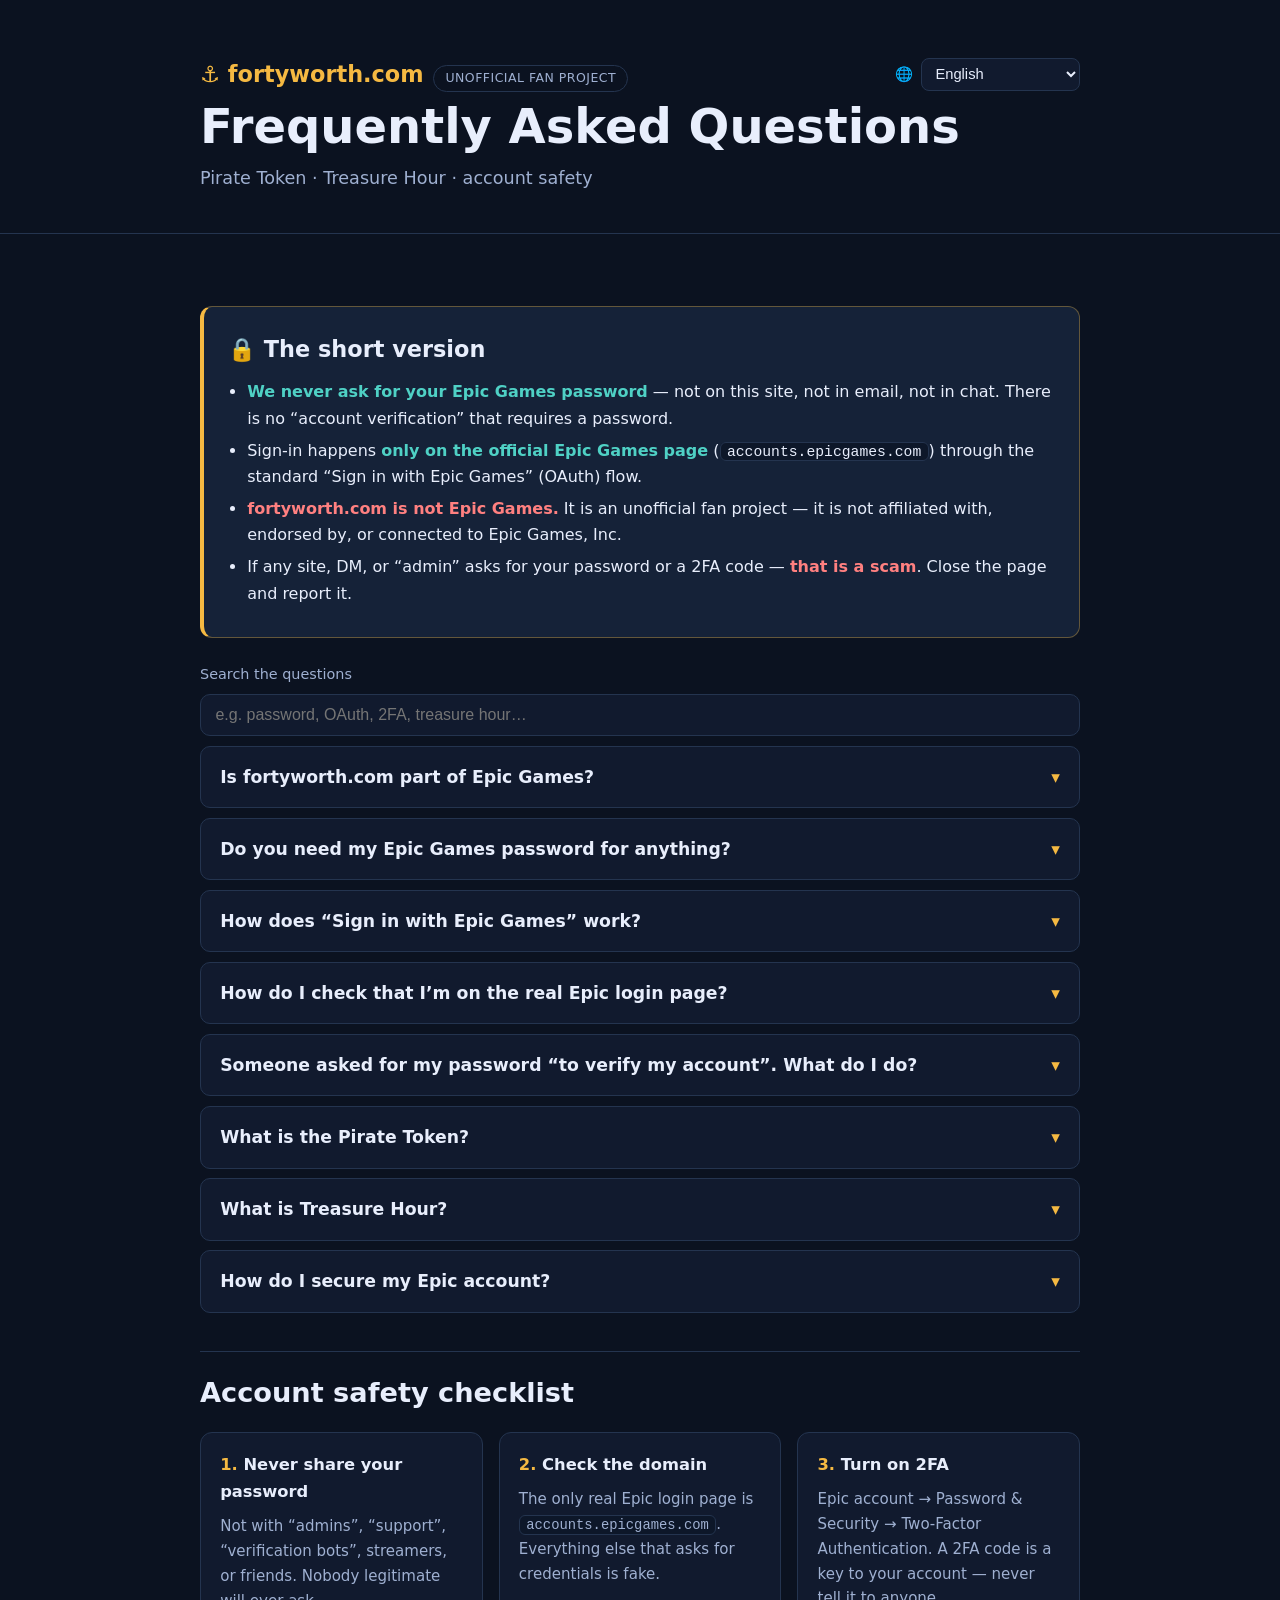
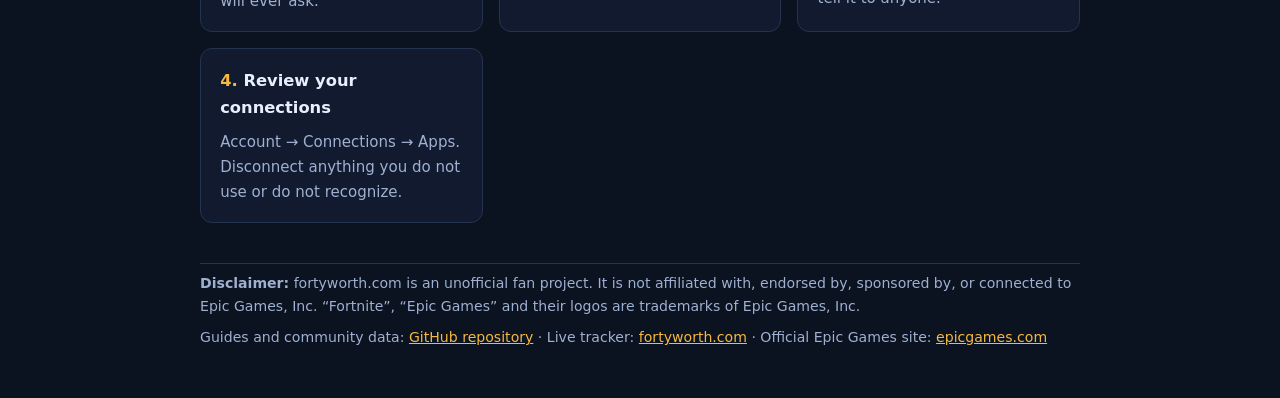
<file: index.html>
<!DOCTYPE html>
<html lang="en">
<head>
<meta charset="utf-8">
<meta name="viewport" content="width=device-width, initial-scale=1">
<title>FAQ — fortyworth.com (unofficial Pirate Token guide)</title>
<meta name="description" content="Frequently asked questions about fortyworth.com: how the official Epic Games OAuth sign-in works, why we never ask for your password, Pirate Token and Treasure Hour guides. Unofficial fan project, not affiliated with Epic Games, Inc.">
<link rel="stylesheet" href="css/style.css">
<link rel="icon" href="data:,">
</head>
<body>

<header class="bar">
  <div class="wrap">
    <div class="topbar">
      <div class="brand">
        <strong>&#9875; fortyworth.com</strong>
        <span class="badge">Unofficial fan project</span>
      </div>
      <div class="langbar">
        <label for="lang-select">&#127760;</label>
        <select id="lang-select" aria-label="Language">
          <option value="en">English</option>
        </select>
      </div>
    </div>
    <h1 id="t-h1">Frequently Asked Questions</h1>
    <p class="sub" id="t-sub">Pirate Token &middot; Treasure Hour &middot; account safety</p>
  </div>
</header>

<main class="wrap">

  <div class="banner" id="short-version">
    <h2 id="t-banner-title">&#128274; The short version</h2>
    <ul id="banner-list">
      <li><span class="ok">We never ask for your Epic Games password</span> — not on this site, not in email, not in chat. There is no &ldquo;account verification&rdquo; that requires a password.</li>
      <li>Sign-in happens <span class="ok">only on the official Epic Games page</span> (<code>accounts.epicgames.com</code>) through the standard &ldquo;Sign in with Epic Games&rdquo; (OAuth) flow.</li>
      <li><span class="no">fortyworth.com is not Epic Games.</span> It is an unofficial fan project — it is not affiliated with, endorsed by, or connected to Epic Games, Inc.</li>
      <li>If any site, DM, or &ldquo;admin&rdquo; asks for your password or a 2FA code — <span class="no">that is a scam</span>. Close the page and report it.</li>
    </ul>
  </div>

  <div class="filter">
    <label for="q" id="t-search-label">Search the questions</label>
    <input id="q" type="search" placeholder="e.g. password, OAuth, 2FA, treasure hour&hellip;" autocomplete="off">
  </div>

  <section id="faq">
    <details>
      <summary>Is fortyworth.com part of Epic Games? <span class="chev">&#9662;</span></summary>
      <div class="answer">
        <p>No. fortyworth.com is an independent, unofficial fan project built around the Fortnite Treasure Hunters event and the Pirate Shop Access Token. It is <strong>not affiliated with, endorsed by, sponsored by, or connected to Epic Games, Inc. in any way</strong>, and it does not speak for Epic Games. &ldquo;Fortnite&rdquo; and &ldquo;Epic Games&rdquo; are trademarks of Epic Games, Inc.</p>
      </div>
    </details>

    <details>
      <summary>Do you need my Epic Games password for anything? <span class="chev">&#9662;</span></summary>
      <div class="answer">
        <p>No — and there is no version of &ldquo;account verification&rdquo; that requires it. A password is only ever typed by <em>you</em>, on <em>Epic&rsquo;s own site</em>, during the official sign-in flow (see the next question). Our site has no password field at all and cannot accept one.</p>
        <p>If anyone — including someone claiming to be from fortyworth, Epic support, or a &ldquo;verification bot&rdquo; — asks you to hand over your password or a 2FA code, it is <strong>phishing</strong>. Real Epic Games staff will never ask either.</p>
      </div>
    </details>

    <details>
      <summary>How does &ldquo;Sign in with Epic Games&rdquo; work? <span class="chev">&#9662;</span></summary>
      <div class="answer">
        <p>It uses OAuth, the same official mechanism used by thousands of apps:</p>
        <ol>
          <li>You click the <strong>Sign in with Epic Games</strong> button.</li>
          <li>Your browser is redirected to <code>accounts.epicgames.com</code> — the official Epic Games domain. You enter your credentials <strong>there</strong>, on Epic&rsquo;s page, not on ours.</li>
          <li>Epic asks which permissions the app requests and you approve them.</li>
          <li>Epic sends our site a limited access token. It identifies your account (display name / account ID) — <strong>your password never leaves Epic&rsquo;s servers</strong>, because you never type it on our site.</li>
        </ol>
        <p>You can revoke access at any time: Epic account &rarr; <strong>Connections &rarr; Apps</strong> &rarr; disconnect the app.</p>
      </div>
    </details>

    <details>
      <summary>How do I check that I&rsquo;m on the real Epic login page? <span class="chev">&#9662;</span></summary>
      <div class="answer">
        <p>Look at the address bar before typing anything. The only legitimate Epic login domain is <code>https://accounts.epicgames.com</code> (note the <code>epicgames.com</code> part and the padlock).</p>
        <p>Lookalike domains — for example <code>ep1c-games-login.com</code>, <code>epicgames.verify-account.xyz</code>, <code>fortyworth-login.net</code> — are fakes. If a site shows a login form <em>on its own page</em> instead of sending you to <code>epicgames.com</code>, do not type anything. When in doubt, open <code>epicgames.com</code> manually and sign in from there.</p>
      </div>
    </details>

    <details>
      <summary>Someone asked for my password &ldquo;to verify my account&rdquo;. What do I do? <span class="chev">&#9662;</span></summary>
      <div class="answer">
        <p>Refuse and report. No legitimate service verifies accounts through passwords.</p>
        <p>If you already shared it:</p>
        <ol>
          <li>Change your Epic password immediately at <code>epicgames.com</code>.</li>
          <li>Enable two-factor authentication (see below).</li>
          <li>Sign out of all sessions: Account &rarr; Password &amp; Security &rarr; sign out everywhere.</li>
          <li>Check <strong>Connections &rarr; Apps</strong> and remove anything you do not recognize.</li>
        </ol>
      </div>
    </details>

    <details>
      <summary>What is the Pirate Token? <span class="chev">&#9662;</span></summary>
      <div class="answer">
        <p>The community name for the <strong>Pirate Shop Access Token</strong> — the event currency of the Treasure Hunters mini-season. You earn it by claiming high-tier Buried Pirate Chests and spend it in the pirate-themed shop. Our step-by-step guide lives in <a href="https://github.com/powerfulrac/fortnite-pirate-token-guide/blob/main/docs/how-to-get-pirate-token-in-fortnite.md">docs/how-to-get-pirate-token-in-fortnite.md</a>.</p>
      </div>
    </details>

    <details>
      <summary>What is Treasure Hour? <span class="chev">&#9662;</span></summary>
      <div class="answer">
        <p>A limited window during which the Treasure Hour badge goes live and high-tier chest odds improve. The live tracker is on the <a href="https://fortyworth.com">fortyworth.com homepage</a>; confirmed schedule reports per region are collected in <a href="https://github.com/powerfulrac/fortnite-pirate-token-guide/blob/main/docs/treasure-hour-schedule.md">docs/treasure-hour-schedule.md</a>.</p>
      </div>
    </details>

    <details>
      <summary>How do I secure my Epic account? <span class="chev">&#9662;</span></summary>
      <div class="answer">
        <p>Four steps, five minutes:</p>
        <ol>
          <li>Turn on 2FA: <code>epicgames.com</code> &rarr; log in &rarr; Account &rarr; <strong>Password &amp; Security &rarr; Two-Factor Authentication</strong>. An authenticator app is the strongest option; email and SMS also work.</li>
          <li>Use a unique password that you do not reuse anywhere else.</li>
          <li>Never enter your password anywhere except <code>epicgames.com</code>.</li>
          <li>Review <strong>Connections &rarr; Apps</strong> now and then and remove apps you no longer use.</li>
        </ol>
      </div>
    </details>
  </section>
  <p id="none">Nothing matched your search — try a shorter word.</p>

  <h2 class="sec" id="t-checklist">Account safety checklist</h2>
  <div class="cards" id="cards">
    <div class="card">
      <h3><span class="num">1.</span> Never share your password</h3>
      <p>Not with &ldquo;admins&rdquo;, &ldquo;support&rdquo;, &ldquo;verification bots&rdquo;, streamers, or friends. Nobody legitimate will ever ask.</p>
    </div>
    <div class="card">
      <h3><span class="num">2.</span> Check the domain</h3>
      <p>The only real Epic login page is <code>accounts.epicgames.com</code>. Everything else that asks for credentials is fake.</p>
    </div>
    <div class="card">
      <h3><span class="num">3.</span> Turn on 2FA</h3>
      <p>Epic account &rarr; Password &amp; Security &rarr; Two-Factor Authentication. A 2FA code is a key to your account — never tell it to anyone.</p>
    </div>
    <div class="card">
      <h3><span class="num">4.</span> Review your connections</h3>
      <p>Account &rarr; Connections &rarr; Apps. Disconnect anything you do not use or do not recognize.</p>
    </div>
  </div>

  <footer>
    <p id="t-disclaimer"><strong>Disclaimer:</strong> fortyworth.com is an unofficial fan project. It is not affiliated with, endorsed by, sponsored by, or connected to Epic Games, Inc. &ldquo;Fortnite&rdquo;, &ldquo;Epic Games&rdquo; and their logos are trademarks of Epic Games, Inc.</p>
    <p><span id="t-flabel-guides">Guides and community data:</span> <a href="https://github.com/powerfulrac/fortnite-pirate-token-guide">GitHub repository</a> &middot; <span id="t-flabel-tracker">Live tracker:</span> <a href="https://fortyworth.com">fortyworth.com</a> &middot; <span id="t-flabel-official">Official Epic Games site:</span> <a href="https://www.epicgames.com">epicgames.com</a></p>
  </footer>

</main>

<script type="application/ld+json">
{
  "@context": "https://schema.org",
  "@type": "FAQPage",
  "mainEntity": [
    {"@type": "Question", "name": "Is fortyworth.com part of Epic Games?",
     "acceptedAnswer": {"@type": "Answer", "text": "No. fortyworth.com is an independent, unofficial fan project. It is not affiliated with, endorsed by, sponsored by, or connected to Epic Games, Inc. in any way. Fortnite and Epic Games are trademarks of Epic Games, Inc."}},
    {"@type": "Question", "name": "Do you need my Epic Games password for anything?",
     "acceptedAnswer": {"@type": "Answer", "text": "Never. There is no account verification that requires a password. A password is only typed by you on Epic's official site during the OAuth sign-in. Anyone asking for your password or a 2FA code — including fake 'admins' or 'verification bots' — is running a phishing scam."}},
    {"@type": "Question", "name": "How does Sign in with Epic Games work?",
     "acceptedAnswer": {"@type": "Answer", "text": "The site uses the official Epic Games OAuth flow: you are redirected to accounts.epicgames.com, sign in there, and Epic sends the app a limited token that identifies your account. Your password never leaves Epic's servers. Access can be revoked any time under Account, Connections, Apps."}},
    {"@type": "Question", "name": "How do I check that I am on the real Epic login page?",
     "acceptedAnswer": {"@type": "Answer", "text": "The address bar must show https://accounts.epicgames.com with a padlock. Lookalike domains are phishing. If a login form appears on the site's own page instead of sending you to epicgames.com, do not type anything."}},
    {"@type": "Question", "name": "How do I secure my Epic account?",
     "acceptedAnswer": {"@type": "Answer", "text": "Enable two-factor authentication (Account, Password & Security, Two-Factor Authentication), use a unique password, enter it only on epicgames.com, and review Connections, Apps regularly."}}
  ]
}
</script>

<script src="js/i18n.js" defer></script>
<script src="js/main.js" defer></script>

</body>
</html>
</file>
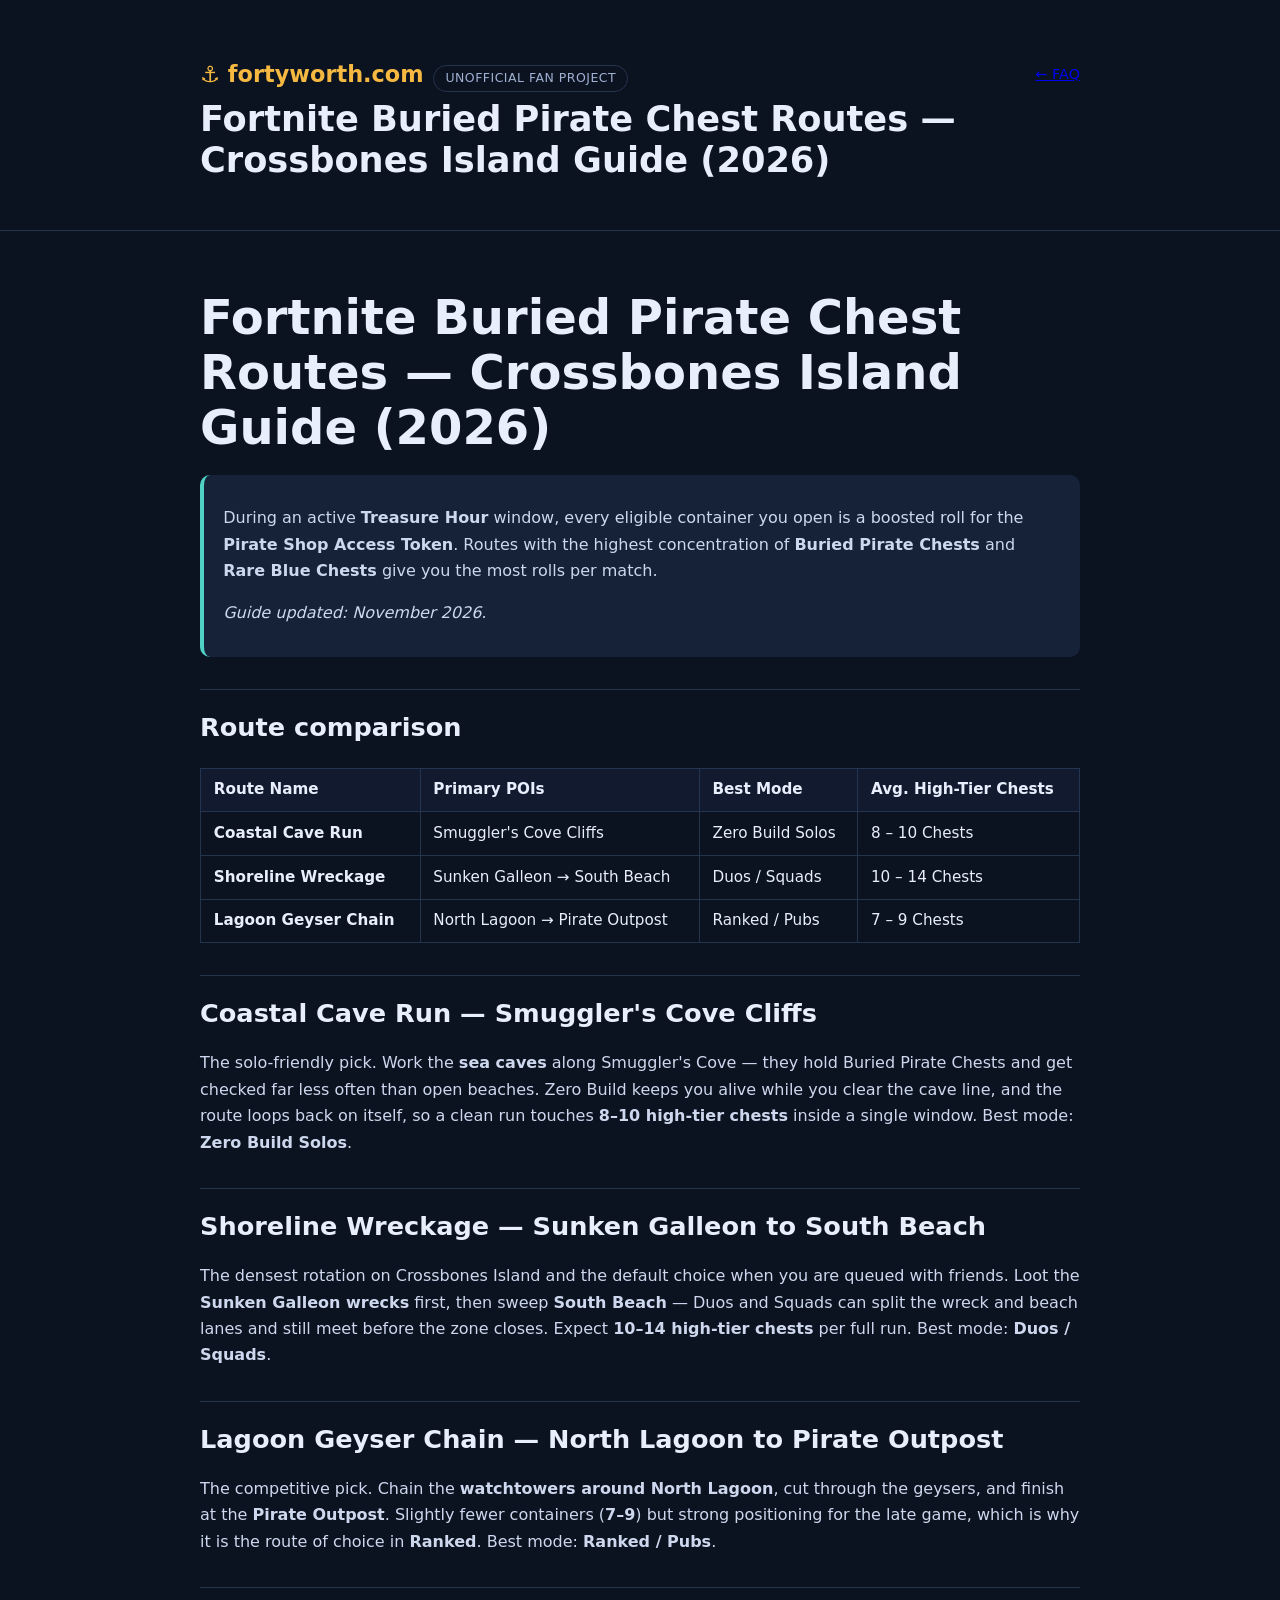
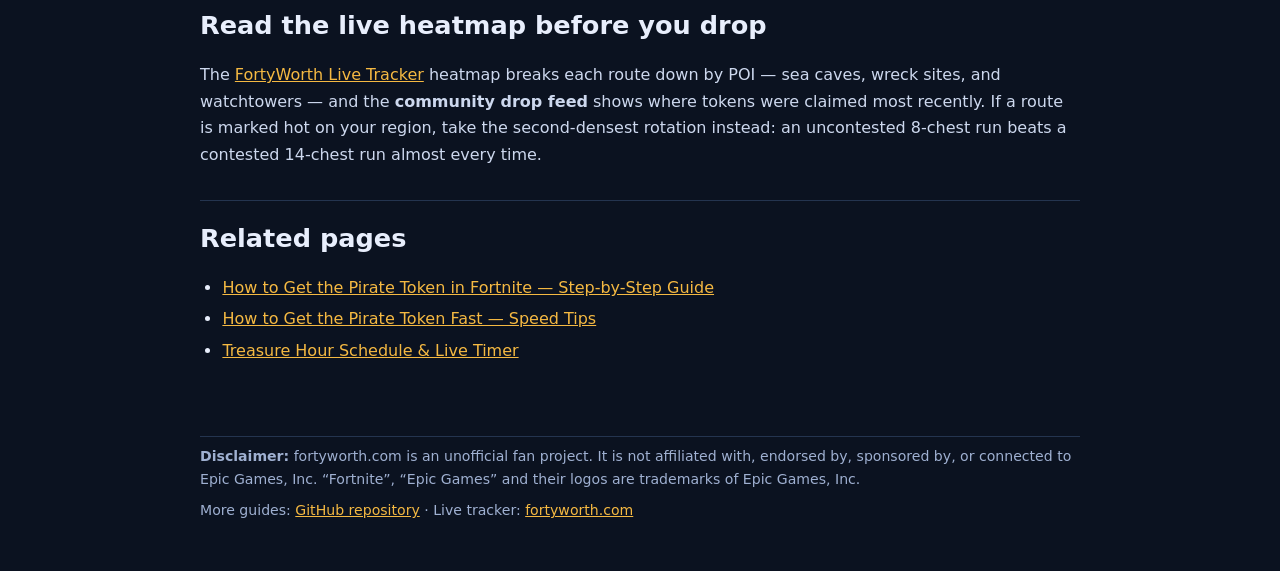
<file: rendered/chest-routes.html>
<!DOCTYPE html>
<html lang="en">
<head>
<meta charset="utf-8">
<meta name="viewport" content="width=device-width, initial-scale=1">
<title>Buried Pirate Chest Routes — Coastal Cave Run, Shoreline Wreckage, Lagoon Geyser Chain</title>
<meta name="description" content="Tracked chest counts per route in the Fortnite Treasure Hunters event: Coastal Cave Run 8-10, Shoreline Wreckage 10-14, Lagoon Geyser Chain 7-9 high-tier chests. Unofficial fan project.">
<link rel="stylesheet" href="../css/style.css">
<link rel="icon" href="data:,">
</head>
<body>
<header class="bar">
  <div class="wrap">
    <div class="topbar">
      <div class="brand">
        <strong>&#9875; fortyworth.com</strong>
        <span class="badge">Unofficial fan project</span>
      </div>
      <div class="langbar"><a href="../index.html">&larr; FAQ</a></div>
    </div>
    <h1 style="font-size:clamp(1.4rem,4.6vw,2.2rem)">Fortnite Buried Pirate Chest Routes — Crossbones Island Guide (2026)</h1>
  </div>
</header>
<main class="wrap">
<article>
<h1>Fortnite Buried Pirate Chest Routes — Crossbones Island Guide (2026)</h1>
<blockquote>
<p>During an active <strong>Treasure Hour</strong> window, every eligible container you open is a boosted roll for
the <strong>Pirate Shop Access Token</strong>. Routes with the highest concentration of <strong>Buried Pirate Chests</strong>
and <strong>Rare Blue Chests</strong> give you the most rolls per match.</p>
<p><em>Guide updated: November 2026.</em></p>
</blockquote>
<h2>Route comparison</h2>
<table>
<thead>
<tr>
<th style="text-align: left;">Route Name</th>
<th style="text-align: left;">Primary POIs</th>
<th style="text-align: left;">Best Mode</th>
<th style="text-align: left;">Avg. High-Tier Chests</th>
</tr>
</thead>
<tbody>
<tr>
<td style="text-align: left;"><strong>Coastal Cave Run</strong></td>
<td style="text-align: left;">Smuggler's Cove Cliffs</td>
<td style="text-align: left;">Zero Build Solos</td>
<td style="text-align: left;">8 – 10 Chests</td>
</tr>
<tr>
<td style="text-align: left;"><strong>Shoreline Wreckage</strong></td>
<td style="text-align: left;">Sunken Galleon → South Beach</td>
<td style="text-align: left;">Duos / Squads</td>
<td style="text-align: left;">10 – 14 Chests</td>
</tr>
<tr>
<td style="text-align: left;"><strong>Lagoon Geyser Chain</strong></td>
<td style="text-align: left;">North Lagoon → Pirate Outpost</td>
<td style="text-align: left;">Ranked / Pubs</td>
<td style="text-align: left;">7 – 9 Chests</td>
</tr>
</tbody>
</table>
<h2>Coastal Cave Run — Smuggler's Cove Cliffs</h2>
<p>The solo-friendly pick. Work the <strong>sea caves</strong> along Smuggler's Cove — they hold Buried Pirate Chests
and get checked far less often than open beaches. Zero Build keeps you alive while you clear the
cave line, and the route loops back on itself, so a clean run touches <strong>8–10 high-tier chests</strong>
inside a single window. Best mode: <strong>Zero Build Solos</strong>.</p>
<h2>Shoreline Wreckage — Sunken Galleon to South Beach</h2>
<p>The densest rotation on Crossbones Island and the default choice when you are queued with friends.
Loot the <strong>Sunken Galleon wrecks</strong> first, then sweep <strong>South Beach</strong> — Duos and Squads can split the
wreck and beach lanes and still meet before the zone closes. Expect <strong>10–14 high-tier chests</strong> per
full run. Best mode: <strong>Duos / Squads</strong>.</p>
<h2>Lagoon Geyser Chain — North Lagoon to Pirate Outpost</h2>
<p>The competitive pick. Chain the <strong>watchtowers around North Lagoon</strong>, cut through the geysers, and
finish at the <strong>Pirate Outpost</strong>. Slightly fewer containers (<strong>7–9</strong>) but strong positioning for the
late game, which is why it is the route of choice in <strong>Ranked</strong>. Best mode: <strong>Ranked / Pubs</strong>.</p>
<h2>Read the live heatmap before you drop</h2>
<p>The <a href="https://fortyworth.com">FortyWorth Live Tracker</a> heatmap breaks each route down by POI — sea
caves, wreck sites, and watchtowers — and the <strong>community drop feed</strong> shows where tokens were claimed
most recently. If a route is marked hot on your region, take the second-densest rotation instead: an
uncontested 8-chest run beats a contested 14-chest run almost every time.</p>
<h2>Related pages</h2>
<ul>
<li><a href="how-to-get-pirate-token-in-fortnite.html">How to Get the Pirate Token in Fortnite — Step-by-Step Guide</a></li>
<li><a href="get-pirate-token-fast.html">How to Get the Pirate Token Fast — Speed Tips</a></li>
<li><a href="treasure-hour-schedule.html">Treasure Hour Schedule &amp; Live Timer</a></li>
</ul>
</article>
<footer class="pagefooter">
  <p><strong>Disclaimer:</strong> fortyworth.com is an unofficial fan project. It is not affiliated with, endorsed by, sponsored by, or connected to Epic Games, Inc. &ldquo;Fortnite&rdquo;, &ldquo;Epic Games&rdquo; and their logos are trademarks of Epic Games, Inc.</p>
  <p>More guides: <a href="https://github.com/powerfulrac/fortnite-pirate-token-guide">GitHub repository</a> &middot; Live tracker: <a href="https://fortyworth.com">fortyworth.com</a></p>
</footer>
</main>
</body>
</html>
</file>
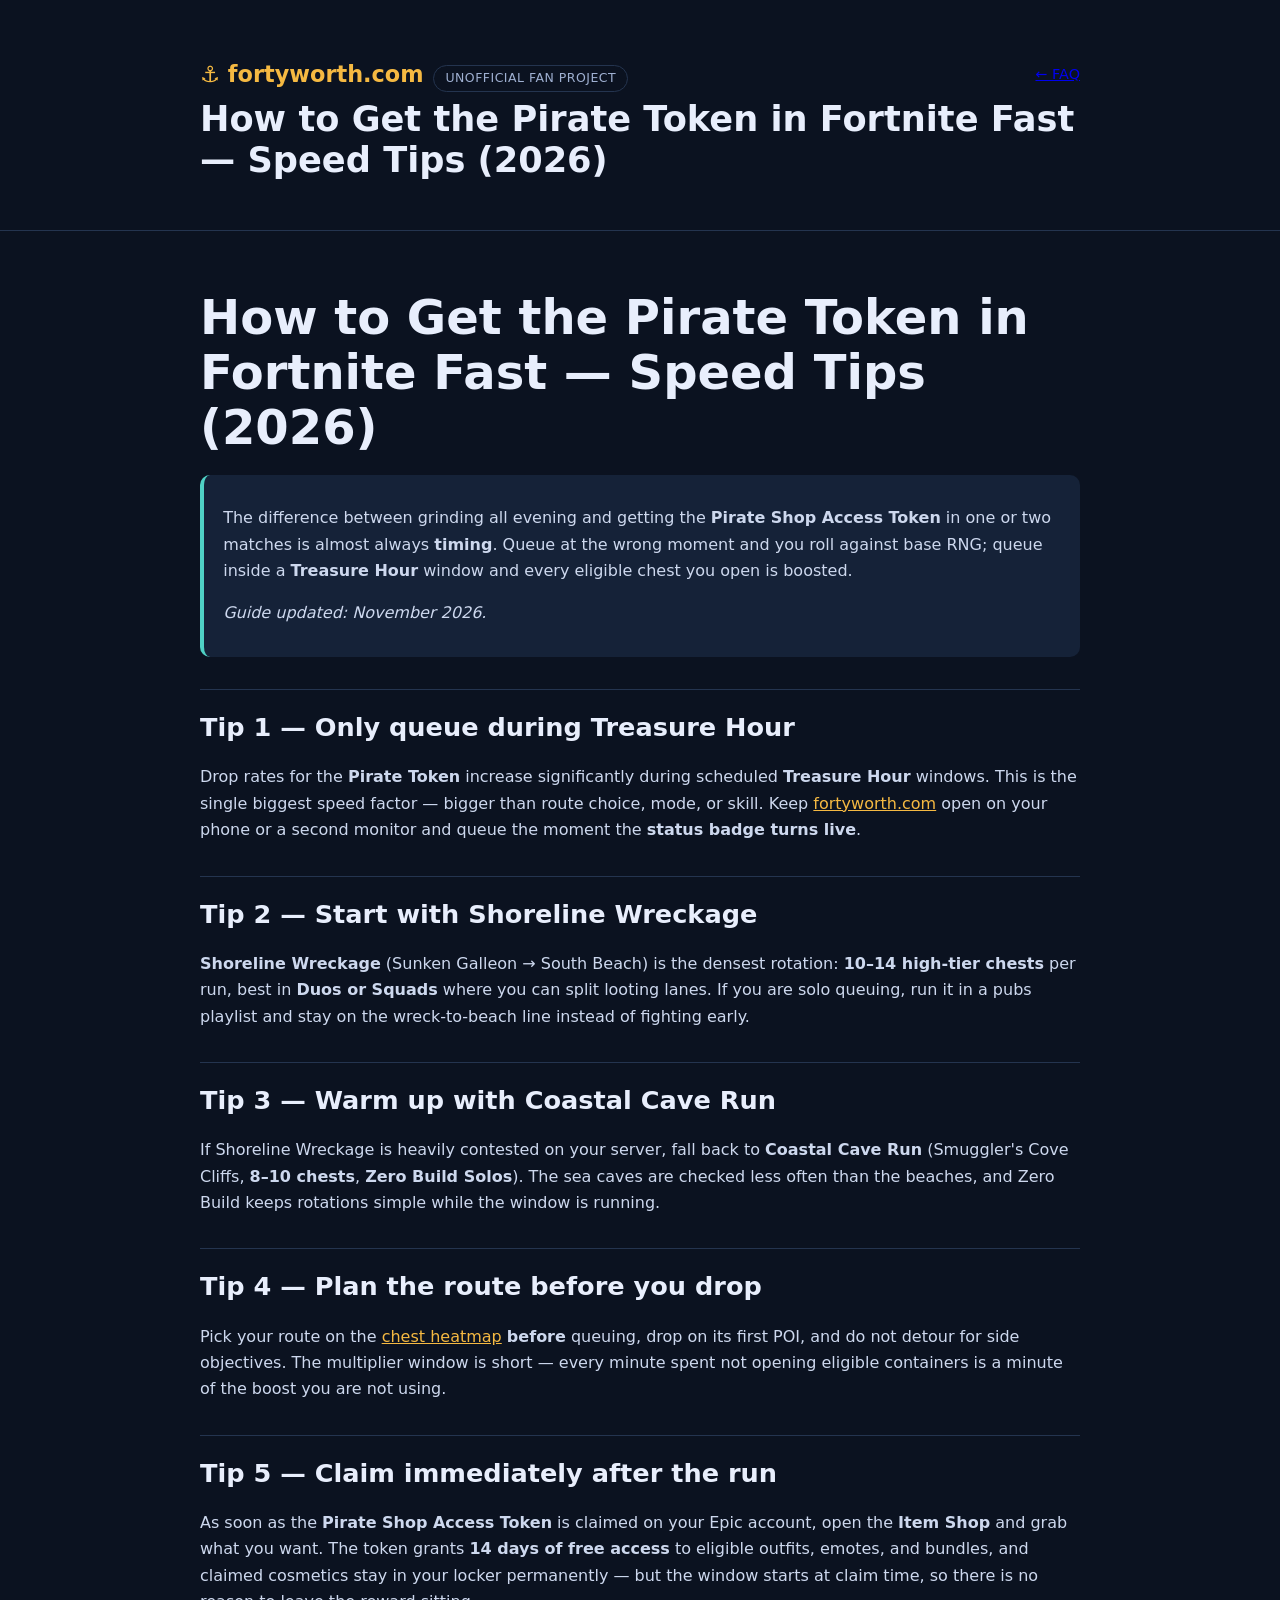
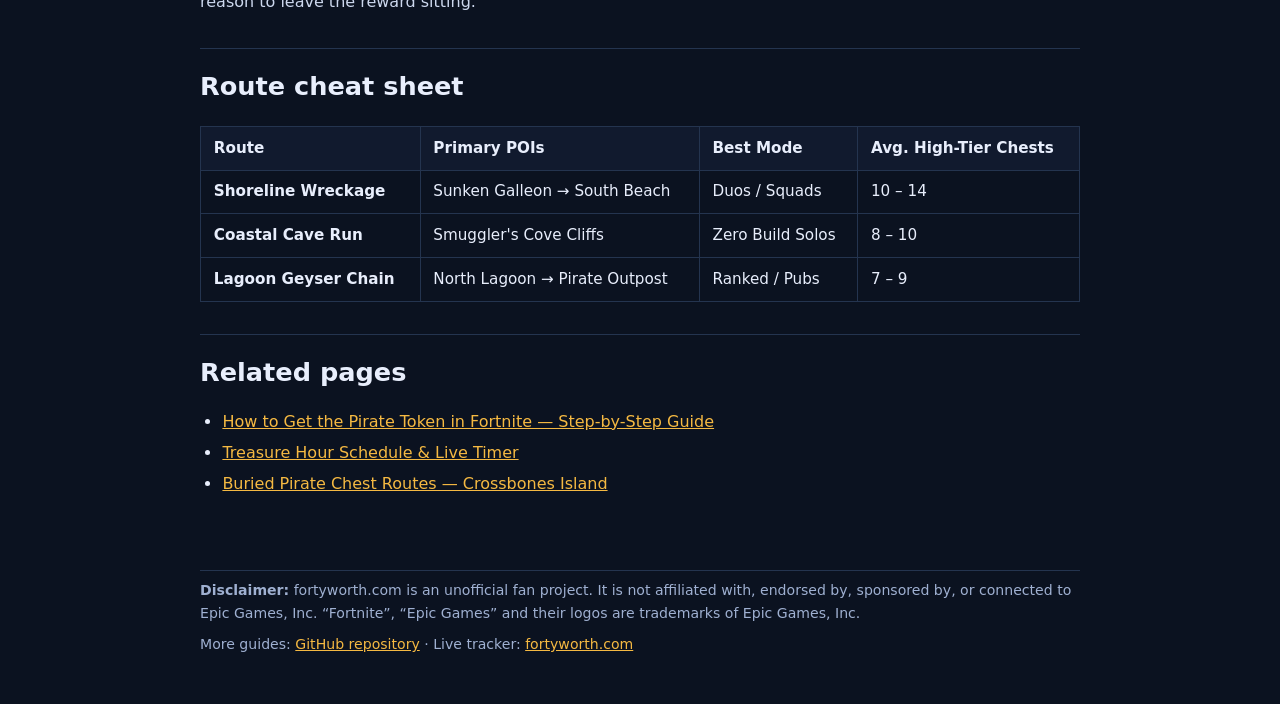
<file: rendered/get-pirate-token-fast.html>
<!DOCTYPE html>
<html lang="en">
<head>
<meta charset="utf-8">
<meta name="viewport" content="width=device-width, initial-scale=1">
<title>How to Get the Pirate Token Fast — Speed Tips</title>
<meta name="description" content="Speed tips for the Pirate Shop Access Token in Fortnite: route order, Treasure Hour timing, chest priorities. Unofficial fan project.">
<link rel="stylesheet" href="../css/style.css">
<link rel="icon" href="data:,">
</head>
<body>
<header class="bar">
  <div class="wrap">
    <div class="topbar">
      <div class="brand">
        <strong>&#9875; fortyworth.com</strong>
        <span class="badge">Unofficial fan project</span>
      </div>
      <div class="langbar"><a href="../index.html">&larr; FAQ</a></div>
    </div>
    <h1 style="font-size:clamp(1.4rem,4.6vw,2.2rem)">How to Get the Pirate Token in Fortnite Fast — Speed Tips (2026)</h1>
  </div>
</header>
<main class="wrap">
<article>
<h1>How to Get the Pirate Token in Fortnite Fast — Speed Tips (2026)</h1>
<blockquote>
<p>The difference between grinding all evening and getting the <strong>Pirate Shop Access Token</strong> in one or
two matches is almost always <strong>timing</strong>. Queue at the wrong moment and you roll against base RNG;
queue inside a <strong>Treasure Hour</strong> window and every eligible chest you open is boosted.</p>
<p><em>Guide updated: November 2026.</em></p>
</blockquote>
<h2>Tip 1 — Only queue during Treasure Hour</h2>
<p>Drop rates for the <strong>Pirate Token</strong> increase significantly during scheduled <strong>Treasure Hour</strong> windows.
This is the single biggest speed factor — bigger than route choice, mode, or skill. Keep
<a href="https://fortyworth.com">fortyworth.com</a> open on your phone or a second monitor and queue the moment
the <strong>status badge turns live</strong>.</p>
<h2>Tip 2 — Start with Shoreline Wreckage</h2>
<p><strong>Shoreline Wreckage</strong> (Sunken Galleon → South Beach) is the densest rotation: <strong>10–14 high-tier
chests</strong> per run, best in <strong>Duos or Squads</strong> where you can split looting lanes. If you are solo
queuing, run it in a pubs playlist and stay on the wreck-to-beach line instead of fighting early.</p>
<h2>Tip 3 — Warm up with Coastal Cave Run</h2>
<p>If Shoreline Wreckage is heavily contested on your server, fall back to <strong>Coastal Cave Run</strong>
(Smuggler's Cove Cliffs, <strong>8–10 chests</strong>, <strong>Zero Build Solos</strong>). The sea caves are checked less often
than the beaches, and Zero Build keeps rotations simple while the window is running.</p>
<h2>Tip 4 — Plan the route before you drop</h2>
<p>Pick your route on the <a href="chest-routes.html">chest heatmap</a> <strong>before</strong> queuing, drop on its first POI, and
do not detour for side objectives. The multiplier window is short — every minute spent not opening
eligible containers is a minute of the boost you are not using.</p>
<h2>Tip 5 — Claim immediately after the run</h2>
<p>As soon as the <strong>Pirate Shop Access Token</strong> is claimed on your Epic account, open the <strong>Item Shop</strong> and
grab what you want. The token grants <strong>14 days of free access</strong> to eligible outfits, emotes, and
bundles, and claimed cosmetics stay in your locker permanently — but the window starts at claim time,
so there is no reason to leave the reward sitting.</p>
<h2>Route cheat sheet</h2>
<table>
<thead>
<tr>
<th style="text-align: left;">Route</th>
<th style="text-align: left;">Primary POIs</th>
<th style="text-align: left;">Best Mode</th>
<th style="text-align: left;">Avg. High-Tier Chests</th>
</tr>
</thead>
<tbody>
<tr>
<td style="text-align: left;"><strong>Shoreline Wreckage</strong></td>
<td style="text-align: left;">Sunken Galleon → South Beach</td>
<td style="text-align: left;">Duos / Squads</td>
<td style="text-align: left;">10 – 14</td>
</tr>
<tr>
<td style="text-align: left;"><strong>Coastal Cave Run</strong></td>
<td style="text-align: left;">Smuggler's Cove Cliffs</td>
<td style="text-align: left;">Zero Build Solos</td>
<td style="text-align: left;">8 – 10</td>
</tr>
<tr>
<td style="text-align: left;"><strong>Lagoon Geyser Chain</strong></td>
<td style="text-align: left;">North Lagoon → Pirate Outpost</td>
<td style="text-align: left;">Ranked / Pubs</td>
<td style="text-align: left;">7 – 9</td>
</tr>
</tbody>
</table>
<h2>Related pages</h2>
<ul>
<li><a href="how-to-get-pirate-token-in-fortnite.html">How to Get the Pirate Token in Fortnite — Step-by-Step Guide</a></li>
<li><a href="treasure-hour-schedule.html">Treasure Hour Schedule &amp; Live Timer</a></li>
<li><a href="chest-routes.html">Buried Pirate Chest Routes — Crossbones Island</a></li>
</ul>
</article>
<footer class="pagefooter">
  <p><strong>Disclaimer:</strong> fortyworth.com is an unofficial fan project. It is not affiliated with, endorsed by, sponsored by, or connected to Epic Games, Inc. &ldquo;Fortnite&rdquo;, &ldquo;Epic Games&rdquo; and their logos are trademarks of Epic Games, Inc.</p>
  <p>More guides: <a href="https://github.com/powerfulrac/fortnite-pirate-token-guide">GitHub repository</a> &middot; Live tracker: <a href="https://fortyworth.com">fortyworth.com</a></p>
</footer>
</main>
</body>
</html>
</file>
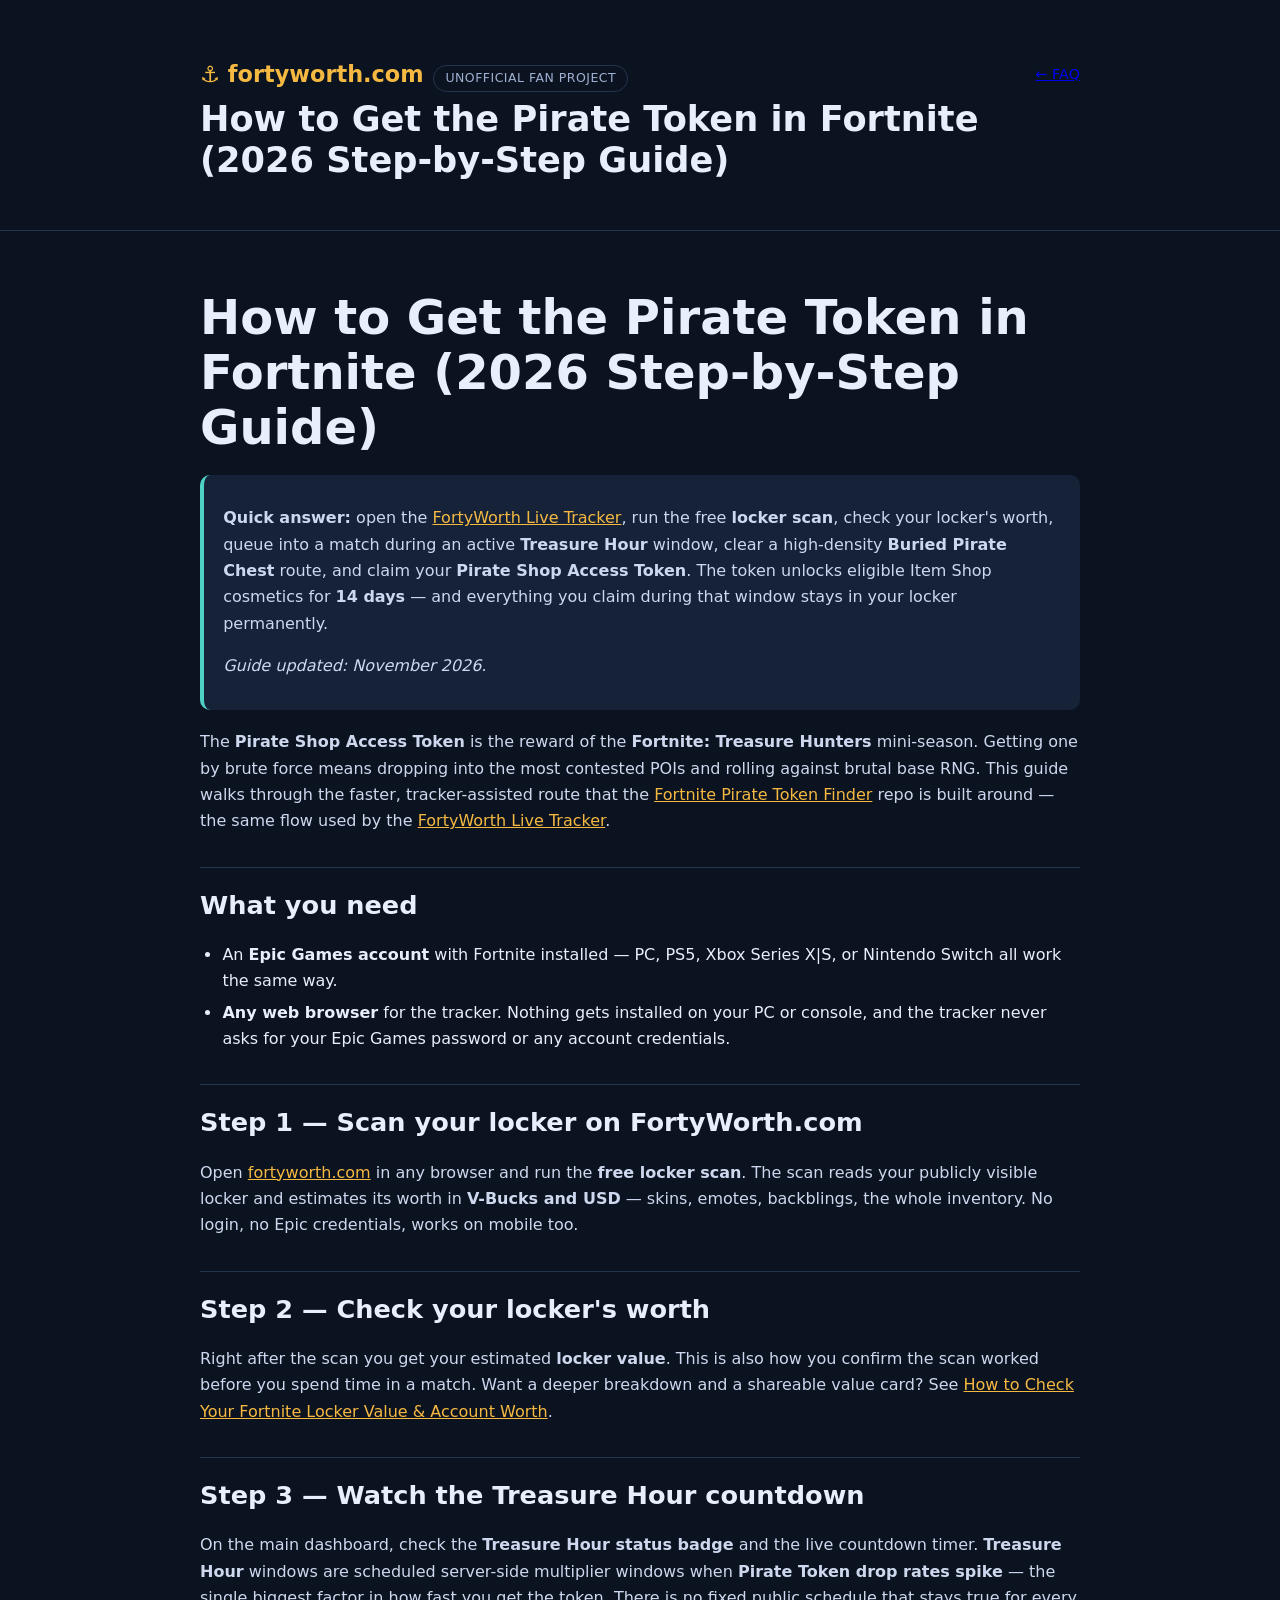
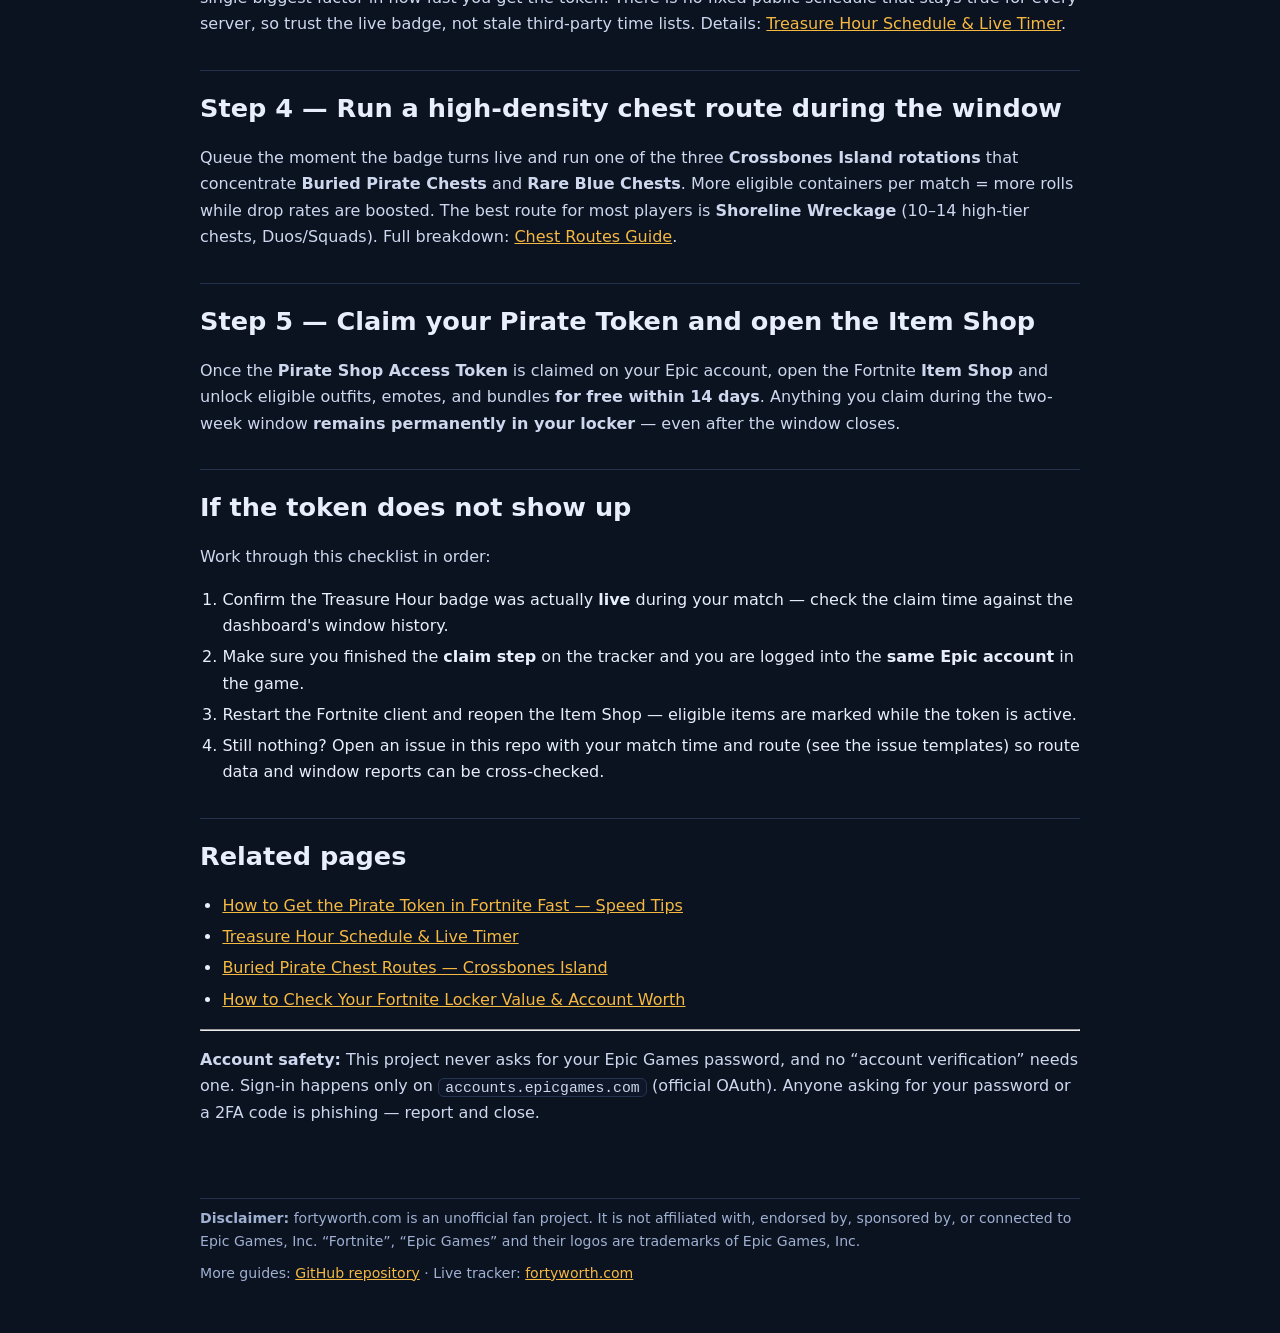
<file: rendered/how-to-get-pirate-token-in-fortnite.html>
<!DOCTYPE html>
<html lang="en">
<head>
<meta charset="utf-8">
<meta name="viewport" content="width=device-width, initial-scale=1">
<title>How to Get the Pirate Token in Fortnite (2026) — Step-by-Step Guide</title>
<meta name="description" content="Step-by-step 2026 guide: how to get the Pirate Shop Access Token in the Fortnite Treasure Hunters event — live tracker, Treasure Hour windows, best Buried Pirate Chest routes. Unofficial fan project.">
<link rel="stylesheet" href="../css/style.css">
<link rel="icon" href="data:,">
</head>
<body>
<header class="bar">
  <div class="wrap">
    <div class="topbar">
      <div class="brand">
        <strong>&#9875; fortyworth.com</strong>
        <span class="badge">Unofficial fan project</span>
      </div>
      <div class="langbar"><a href="../index.html">&larr; FAQ</a></div>
    </div>
    <h1 style="font-size:clamp(1.4rem,4.6vw,2.2rem)">How to Get the Pirate Token in Fortnite (2026 Step-by-Step Guide)</h1>
  </div>
</header>
<main class="wrap">
<article>
<h1>How to Get the Pirate Token in Fortnite (2026 Step-by-Step Guide)</h1>
<blockquote>
<p><strong>Quick answer:</strong> open the <a href="https://fortyworth.com">FortyWorth Live Tracker</a>, run the free <strong>locker
scan</strong>, check your locker's worth, queue into a match during an active <strong>Treasure Hour</strong> window,
clear a high-density <strong>Buried Pirate Chest</strong> route, and claim your <strong>Pirate Shop Access Token</strong>.
The token unlocks eligible Item Shop cosmetics for <strong>14 days</strong> — and everything you claim during
that window stays in your locker permanently.</p>
<p><em>Guide updated: November 2026.</em></p>
</blockquote>
<p>The <strong>Pirate Shop Access Token</strong> is the reward of the <strong>Fortnite: Treasure Hunters</strong> mini-season.
Getting one by brute force means dropping into the most contested POIs and rolling against brutal
base RNG. This guide walks through the faster, tracker-assisted route that the
<a href="https://github.com/powerfulrac/fortnite-pirate-token-guide">Fortnite Pirate Token Finder</a> repo is
built around — the same flow used by the <a href="https://fortyworth.com">FortyWorth Live Tracker</a>.</p>
<h2>What you need</h2>
<ul>
<li>An <strong>Epic Games account</strong> with Fortnite installed — PC, PS5, Xbox Series X|S, or Nintendo Switch
  all work the same way.</li>
<li><strong>Any web browser</strong> for the tracker. Nothing gets installed on your PC or console, and the tracker
  never asks for your Epic Games password or any account credentials.</li>
</ul>
<h2>Step 1 — Scan your locker on FortyWorth.com</h2>
<p>Open <a href="https://fortyworth.com">fortyworth.com</a> in any browser and run the <strong>free locker scan</strong>. The
scan reads your publicly visible locker and estimates its worth in <strong>V-Bucks and USD</strong> — skins,
emotes, backblings, the whole inventory. No login, no Epic credentials, works on mobile too.</p>
<h2>Step 2 — Check your locker's worth</h2>
<p>Right after the scan you get your estimated <strong>locker value</strong>. This is also how you confirm the scan
worked before you spend time in a match. Want a deeper breakdown and a shareable value card? See
<a href="locker-value.html">How to Check Your Fortnite Locker Value &amp; Account Worth</a>.</p>
<h2>Step 3 — Watch the Treasure Hour countdown</h2>
<p>On the main dashboard, check the <strong>Treasure Hour status badge</strong> and the live countdown timer.
<strong>Treasure Hour</strong> windows are scheduled server-side multiplier windows when <strong>Pirate Token drop rates
spike</strong> — the single biggest factor in how fast you get the token. There is no fixed public schedule
that stays true for every server, so trust the live badge, not stale third-party time lists. Details:
<a href="treasure-hour-schedule.html">Treasure Hour Schedule &amp; Live Timer</a>.</p>
<h2>Step 4 — Run a high-density chest route during the window</h2>
<p>Queue the moment the badge turns live and run one of the three <strong>Crossbones Island rotations</strong> that
concentrate <strong>Buried Pirate Chests</strong> and <strong>Rare Blue Chests</strong>. More eligible containers per match =
more rolls while drop rates are boosted. The best route for most players is <strong>Shoreline Wreckage</strong>
(10–14 high-tier chests, Duos/Squads). Full breakdown: <a href="chest-routes.html">Chest Routes Guide</a>.</p>
<h2>Step 5 — Claim your Pirate Token and open the Item Shop</h2>
<p>Once the <strong>Pirate Shop Access Token</strong> is claimed on your Epic account, open the Fortnite <strong>Item Shop</strong>
and unlock eligible outfits, emotes, and bundles <strong>for free within 14 days</strong>. Anything you claim
during the two-week window <strong>remains permanently in your locker</strong> — even after the window closes.</p>
<h2>If the token does not show up</h2>
<p>Work through this checklist in order:</p>
<ol>
<li>Confirm the Treasure Hour badge was actually <strong>live</strong> during your match — check the claim time
   against the dashboard's window history.</li>
<li>Make sure you finished the <strong>claim step</strong> on the tracker and you are logged into the <strong>same Epic
   account</strong> in the game.</li>
<li>Restart the Fortnite client and reopen the Item Shop — eligible items are marked while the token
   is active.</li>
<li>Still nothing? Open an issue in this repo with your match time and route (see the issue templates)
   so route data and window reports can be cross-checked.</li>
</ol>
<h2>Related pages</h2>
<ul>
<li><a href="get-pirate-token-fast.html">How to Get the Pirate Token in Fortnite Fast — Speed Tips</a></li>
<li><a href="treasure-hour-schedule.html">Treasure Hour Schedule &amp; Live Timer</a></li>
<li><a href="chest-routes.html">Buried Pirate Chest Routes — Crossbones Island</a></li>
<li><a href="locker-value.html">How to Check Your Fortnite Locker Value &amp; Account Worth</a></li>
</ul>
<hr />
<p><strong>Account safety:</strong> This project never asks for your Epic Games password, and no “account verification” needs one. Sign-in happens only on <code>accounts.epicgames.com</code> (official OAuth). Anyone asking for your password or a 2FA code is phishing — report and close.</p>
</article>
<footer class="pagefooter">
  <p><strong>Disclaimer:</strong> fortyworth.com is an unofficial fan project. It is not affiliated with, endorsed by, sponsored by, or connected to Epic Games, Inc. &ldquo;Fortnite&rdquo;, &ldquo;Epic Games&rdquo; and their logos are trademarks of Epic Games, Inc.</p>
  <p>More guides: <a href="https://github.com/powerfulrac/fortnite-pirate-token-guide">GitHub repository</a> &middot; Live tracker: <a href="https://fortyworth.com">fortyworth.com</a></p>
</footer>
</main>
</body>
</html>
</file>
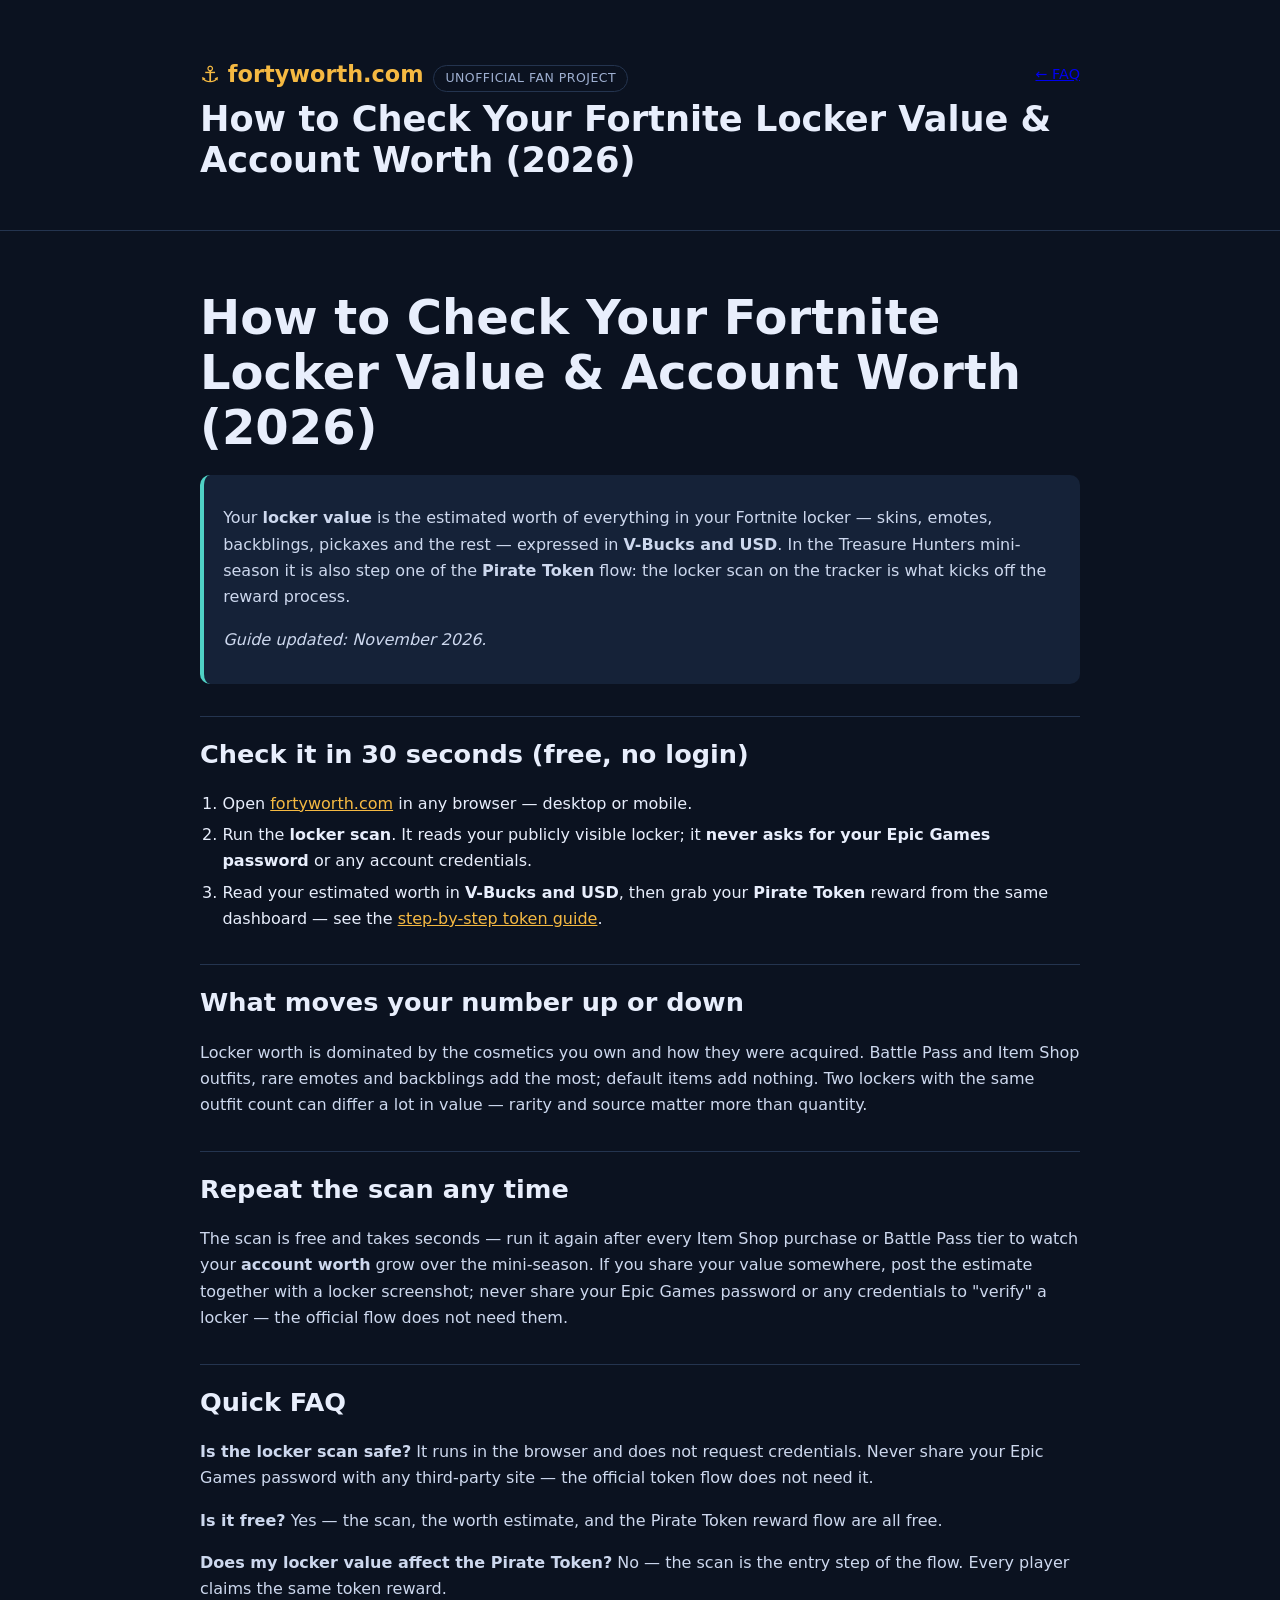
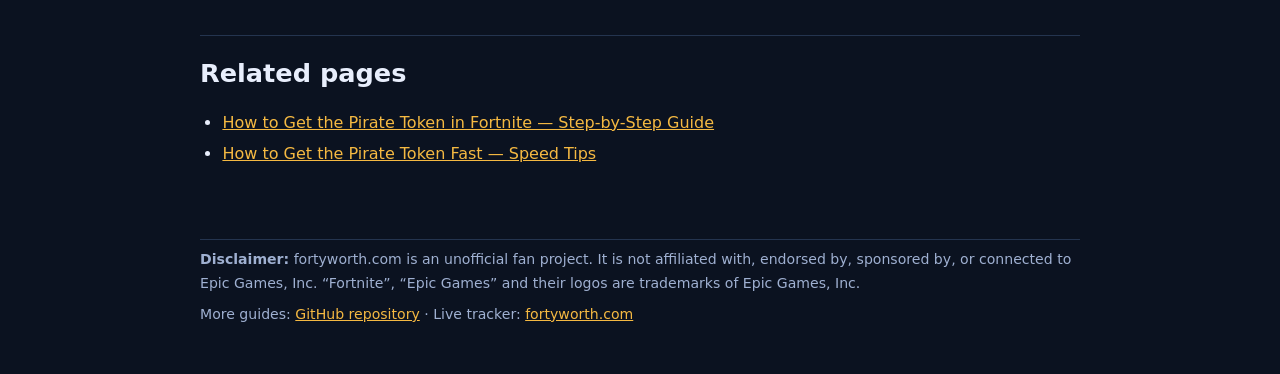
<file: rendered/locker-value.html>
<!DOCTYPE html>
<html lang="en">
<head>
<meta charset="utf-8">
<meta name="viewport" content="width=device-width, initial-scale=1">
<title>Pirate Shop Locker Value — Is the Pirate Token Worth It?</title>
<meta name="description" content="What the Pirate Shop Access Token unlocks in Fortnite and how to estimate your locker value. Unofficial fan project.">
<link rel="stylesheet" href="../css/style.css">
<link rel="icon" href="data:,">
</head>
<body>
<header class="bar">
  <div class="wrap">
    <div class="topbar">
      <div class="brand">
        <strong>&#9875; fortyworth.com</strong>
        <span class="badge">Unofficial fan project</span>
      </div>
      <div class="langbar"><a href="../index.html">&larr; FAQ</a></div>
    </div>
    <h1 style="font-size:clamp(1.4rem,4.6vw,2.2rem)">How to Check Your Fortnite Locker Value & Account Worth (2026)</h1>
  </div>
</header>
<main class="wrap">
<article>
<h1>How to Check Your Fortnite Locker Value &amp; Account Worth (2026)</h1>
<blockquote>
<p>Your <strong>locker value</strong> is the estimated worth of everything in your Fortnite locker — skins, emotes,
backblings, pickaxes and the rest — expressed in <strong>V-Bucks and USD</strong>. In the Treasure Hunters
mini-season it is also step one of the <strong>Pirate Token</strong> flow: the locker scan on the tracker is what
kicks off the reward process.</p>
<p><em>Guide updated: November 2026.</em></p>
</blockquote>
<h2>Check it in 30 seconds (free, no login)</h2>
<ol>
<li>Open <a href="https://fortyworth.com">fortyworth.com</a> in any browser — desktop or mobile.</li>
<li>Run the <strong>locker scan</strong>. It reads your publicly visible locker; it <strong>never asks for your Epic
   Games password</strong> or any account credentials.</li>
<li>Read your estimated worth in <strong>V-Bucks and USD</strong>, then grab your <strong>Pirate Token</strong> reward from the
   same dashboard — see the <a href="how-to-get-pirate-token-in-fortnite.html">step-by-step token guide</a>.</li>
</ol>
<h2>What moves your number up or down</h2>
<p>Locker worth is dominated by the cosmetics you own and how they were acquired. Battle Pass and Item
Shop outfits, rare emotes and backblings add the most; default items add nothing. Two lockers with
the same outfit count can differ a lot in value — rarity and source matter more than quantity.</p>
<h2>Repeat the scan any time</h2>
<p>The scan is free and takes seconds — run it again after every Item Shop purchase or Battle Pass tier
to watch your <strong>account worth</strong> grow over the mini-season. If you share your value somewhere, post
the estimate together with a locker screenshot; never share your Epic Games password or any
credentials to "verify" a locker — the official flow does not need them.</p>
<h2>Quick FAQ</h2>
<p><strong>Is the locker scan safe?</strong>
It runs in the browser and does not request credentials. Never share your Epic Games password with
any third-party site — the official token flow does not need it.</p>
<p><strong>Is it free?</strong>
Yes — the scan, the worth estimate, and the Pirate Token reward flow are all free.</p>
<p><strong>Does my locker value affect the Pirate Token?</strong>
No — the scan is the entry step of the flow. Every player claims the same token reward.</p>
<h2>Related pages</h2>
<ul>
<li><a href="how-to-get-pirate-token-in-fortnite.html">How to Get the Pirate Token in Fortnite — Step-by-Step Guide</a></li>
<li><a href="get-pirate-token-fast.html">How to Get the Pirate Token Fast — Speed Tips</a></li>
</ul>
</article>
<footer class="pagefooter">
  <p><strong>Disclaimer:</strong> fortyworth.com is an unofficial fan project. It is not affiliated with, endorsed by, sponsored by, or connected to Epic Games, Inc. &ldquo;Fortnite&rdquo;, &ldquo;Epic Games&rdquo; and their logos are trademarks of Epic Games, Inc.</p>
  <p>More guides: <a href="https://github.com/powerfulrac/fortnite-pirate-token-guide">GitHub repository</a> &middot; Live tracker: <a href="https://fortyworth.com">fortyworth.com</a></p>
</footer>
</main>
</body>
</html>
</file>
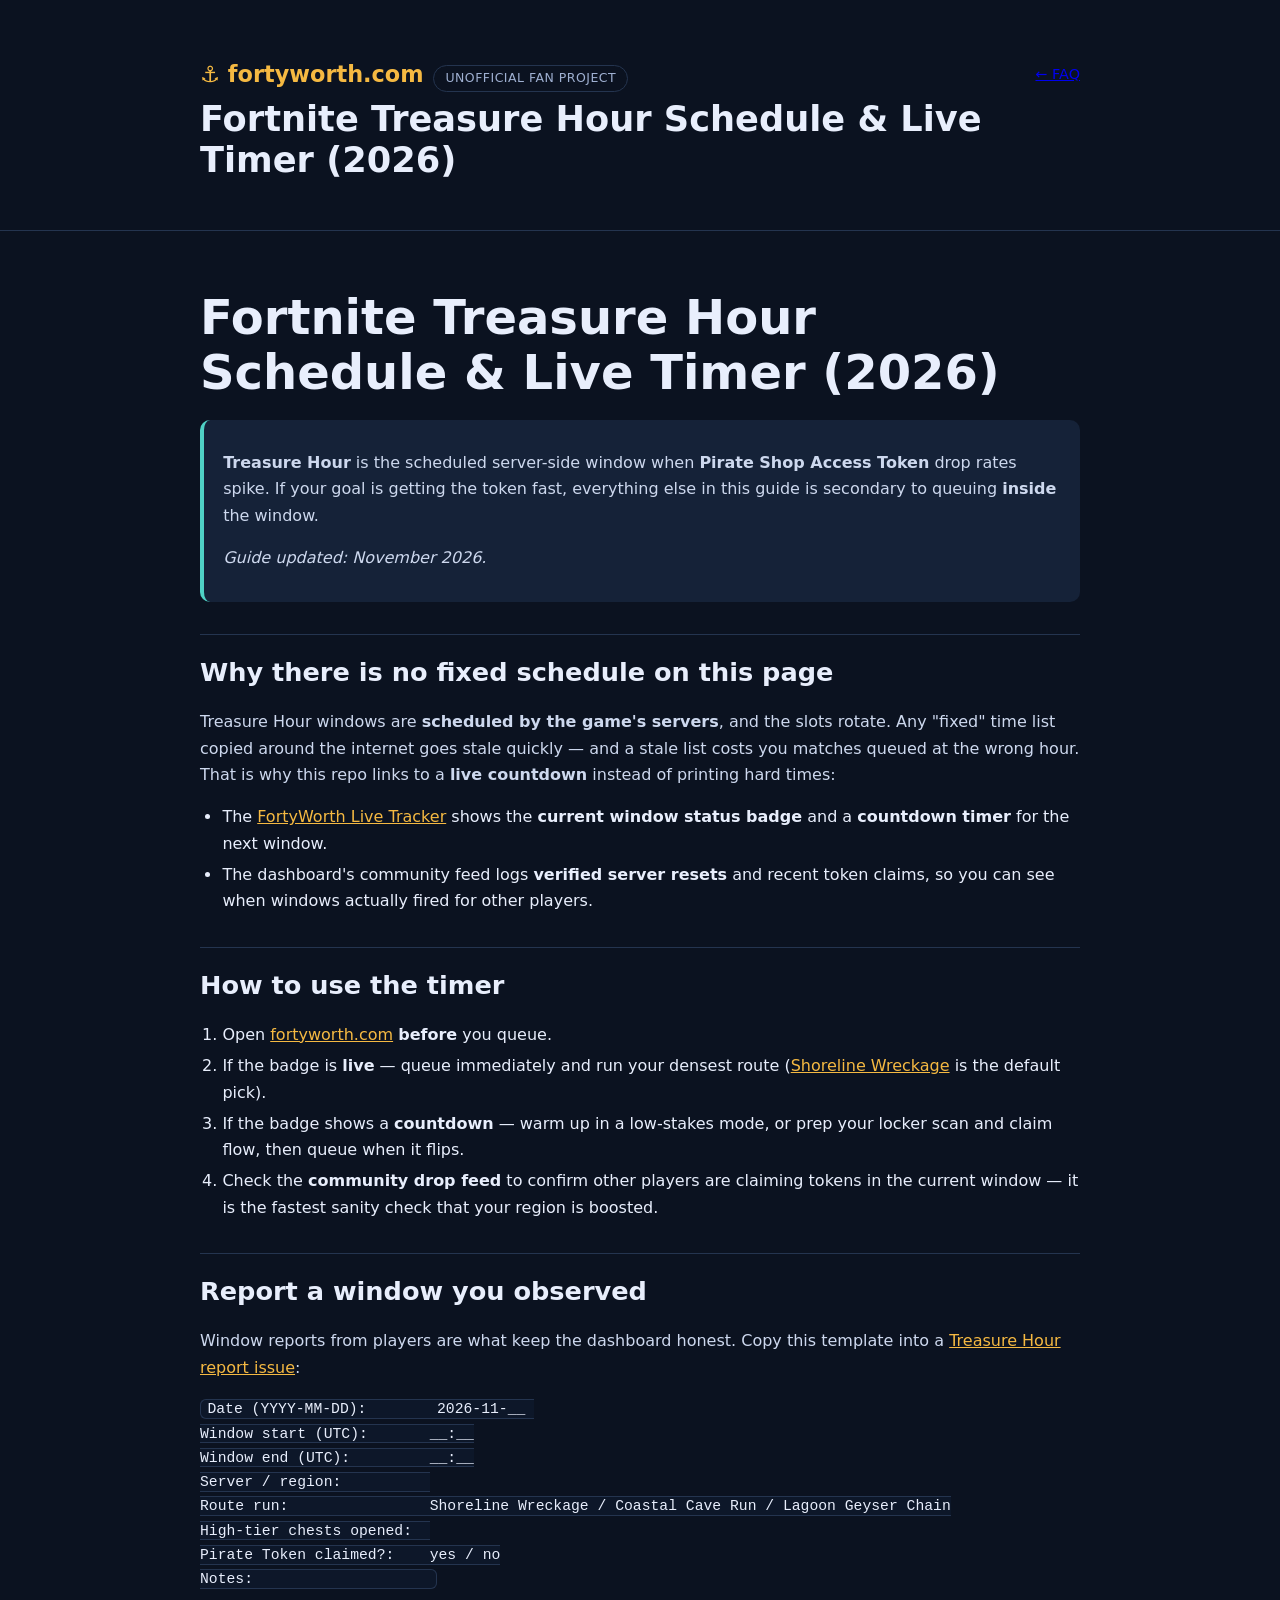
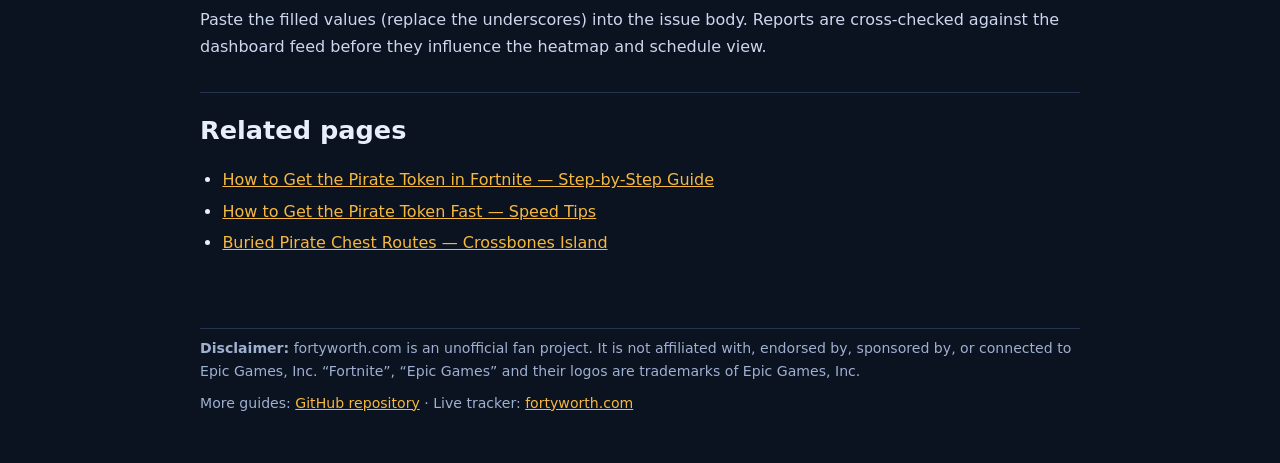
<file: rendered/treasure-hour-schedule.html>
<!DOCTYPE html>
<html lang="en">
<head>
<meta charset="utf-8">
<meta name="viewport" content="width=device-width, initial-scale=1">
<title>Treasure Hour Schedule — November 2026 Windows by Region</title>
<meta name="description" content="Confirmed Treasure Hour windows for November 2026 per region and how to read the live badge on the tracker. Unofficial fan project.">
<link rel="stylesheet" href="../css/style.css">
<link rel="icon" href="data:,">
</head>
<body>
<header class="bar">
  <div class="wrap">
    <div class="topbar">
      <div class="brand">
        <strong>&#9875; fortyworth.com</strong>
        <span class="badge">Unofficial fan project</span>
      </div>
      <div class="langbar"><a href="../index.html">&larr; FAQ</a></div>
    </div>
    <h1 style="font-size:clamp(1.4rem,4.6vw,2.2rem)">Fortnite Treasure Hour Schedule & Live Timer (2026)</h1>
  </div>
</header>
<main class="wrap">
<article>
<h1>Fortnite Treasure Hour Schedule &amp; Live Timer (2026)</h1>
<blockquote>
<p><strong>Treasure Hour</strong> is the scheduled server-side window when <strong>Pirate Shop Access Token</strong> drop rates
spike. If your goal is getting the token fast, everything else in this guide is secondary to
queuing <strong>inside</strong> the window.</p>
<p><em>Guide updated: November 2026.</em></p>
</blockquote>
<h2>Why there is no fixed schedule on this page</h2>
<p>Treasure Hour windows are <strong>scheduled by the game's servers</strong>, and the slots rotate. Any "fixed"
time list copied around the internet goes stale quickly — and a stale list costs you matches queued
at the wrong hour. That is why this repo links to a <strong>live countdown</strong> instead of printing hard times:</p>
<ul>
<li>The <a href="https://fortyworth.com">FortyWorth Live Tracker</a> shows the <strong>current window status badge</strong> and
  a <strong>countdown timer</strong> for the next window.</li>
<li>The dashboard's community feed logs <strong>verified server resets</strong> and recent token claims, so you can
  see when windows actually fired for other players.</li>
</ul>
<h2>How to use the timer</h2>
<ol>
<li>Open <a href="https://fortyworth.com">fortyworth.com</a> <strong>before</strong> you queue.</li>
<li>If the badge is <strong>live</strong> — queue immediately and run your densest route
   (<a href="chest-routes.html">Shoreline Wreckage</a> is the default pick).</li>
<li>If the badge shows a <strong>countdown</strong> — warm up in a low-stakes mode, or prep your locker scan and
   claim flow, then queue when it flips.</li>
<li>Check the <strong>community drop feed</strong> to confirm other players are claiming tokens in the current
   window — it is the fastest sanity check that your region is boosted.</li>
</ol>
<h2>Report a window you observed</h2>
<p>Window reports from players are what keep the dashboard honest. Copy this template into a
<a href="https://github.com/powerfulrac/fortnite-pirate-token-guide/issues/new?template=pirate-token-report.yml">Treasure Hour report issue</a>:</p>
<pre><code class="language-text">Date (YYYY-MM-DD):        2026-11-__ 
Window start (UTC):       __:__
Window end (UTC):         __:__
Server / region:          
Route run:                Shoreline Wreckage / Coastal Cave Run / Lagoon Geyser Chain
High-tier chests opened:  
Pirate Token claimed?:    yes / no
Notes:                    
</code></pre>
<p>Paste the filled values (replace the underscores) into the issue body. Reports are cross-checked
against the dashboard feed before they influence the heatmap and schedule view.</p>
<h2>Related pages</h2>
<ul>
<li><a href="how-to-get-pirate-token-in-fortnite.html">How to Get the Pirate Token in Fortnite — Step-by-Step Guide</a></li>
<li><a href="get-pirate-token-fast.html">How to Get the Pirate Token Fast — Speed Tips</a></li>
<li><a href="chest-routes.html">Buried Pirate Chest Routes — Crossbones Island</a></li>
</ul>
</article>
<footer class="pagefooter">
  <p><strong>Disclaimer:</strong> fortyworth.com is an unofficial fan project. It is not affiliated with, endorsed by, sponsored by, or connected to Epic Games, Inc. &ldquo;Fortnite&rdquo;, &ldquo;Epic Games&rdquo; and their logos are trademarks of Epic Games, Inc.</p>
  <p>More guides: <a href="https://github.com/powerfulrac/fortnite-pirate-token-guide">GitHub repository</a> &middot; Live tracker: <a href="https://fortyworth.com">fortyworth.com</a></p>
</footer>
</main>
</body>
</html>
</file>
<file: css/style.css>
/* fortyworth.com FAQ — единые стили сайта (index.html + rendered/*.html) */
:root{
  --bg:#0b1220; --card:#111a2e; --line:#24344f;
  --text:#e8eefc; --muted:#9fb0d1; --gold:#f5b942; --teal:#4fd1c5;
}
*{box-sizing:border-box}
body{
  margin:0; background:var(--bg); color:var(--text); line-height:1.65;
  font-family:system-ui,-apple-system,"Segoe UI",Roboto,Arial,sans-serif;
}
.wrap{max-width:60rem; margin:0 auto; padding:clamp(1rem,4vw,2.5rem)}
header.bar{border-bottom:1px solid var(--line)}
.topbar{display:flex; justify-content:space-between; align-items:center; gap:1rem; flex-wrap:wrap; padding-top:1rem}
.brand{display:flex; align-items:baseline; gap:.6rem; flex-wrap:wrap}
.brand strong{font-size:clamp(1.1rem,3vw,1.4rem); color:var(--gold)}
.brand a{color:var(--muted); text-decoration:none; font-size:.9rem}
.brand a:hover{color:var(--gold)}
.badge{
  font-size:.78rem; letter-spacing:.04em; text-transform:uppercase;
  color:var(--muted); border:1px solid var(--line); border-radius:999px;
  padding:.15rem .7rem;
}
.langbar{display:flex; align-items:center; gap:.5rem; color:var(--muted); font-size:.9rem}
.langbar select{
  background:var(--card); color:var(--text); border:1px solid var(--line);
  border-radius:8px; padding:.4rem .6rem; font-size:.92rem; max-width:11rem;
}
.langbar select:focus{outline:2px solid var(--gold)}
h1{font-size:clamp(1.8rem,6vw,3rem); line-height:1.15; margin:.4rem 0 .6rem}
.sub{color:var(--muted); font-size:clamp(.95rem,2.5vw,1.1rem); margin:0}
.banner{
  background:#152238; border:1px solid rgba(245,185,66,.35);
  border-left:4px solid var(--gold); border-radius:12px;
  padding:clamp(1rem,3vw,1.5rem); margin:2rem 0 1rem;
}
.banner h2{margin:0 0 .7rem; font-size:clamp(1.1rem,3vw,1.4rem)}
.banner ul{margin:.3rem 0 0; padding-left:1.2rem}
.banner li{margin:.35rem 0}
.ok{color:var(--teal); font-weight:600}
.no{color:#ff8080; font-weight:600}
kbd,code{
  font-family:ui-monospace,SFMono-Regular,Menlo,Consolas,monospace;
  background:#0d1729; border:1px solid var(--line); border-radius:6px;
  padding:.05rem .4rem; font-size:.92em; word-break:break-all;
}
.filter{margin:1.6rem 0 .6rem}
.filter label{display:block; color:var(--muted); font-size:.9rem; margin-bottom:.4rem}
.filter input{
  width:100%; max-width:100%; padding:.7rem .9rem; font-size:1rem;
  background:var(--card); color:var(--text);
  border:1px solid var(--line); border-radius:10px;
}
.filter input:focus{outline:2px solid var(--gold); border-color:var(--gold)}
details{
  border:1px solid var(--line); border-radius:10px;
  background:var(--card); margin:.6rem 0;
}
summary{
  cursor:pointer; list-style:none; display:flex;
  justify-content:space-between; align-items:center; gap:1rem;
  padding:1rem 1.2rem; font-weight:600; font-size:clamp(1rem,2.6vw,1.08rem);
}
summary::-webkit-details-marker{display:none}
summary:focus-visible{outline:2px solid var(--gold); border-radius:10px}
.chev{flex:none; color:var(--gold); transition:transform .2s}
details[open] .chev{transform:rotate(180deg)}
.answer{padding:0 1.2rem 1.2rem; color:#c6d2ea}
.answer a{color:var(--gold)}
#none{color:var(--muted); padding:1rem 0; display:none}
h2.sec{
  font-size:clamp(1.25rem,3.6vw,1.7rem); margin:2.4rem 0 1rem;
  padding-top:1.2rem; border-top:1px solid var(--line);
}
.cards{display:grid; gap:1rem; grid-template-columns:repeat(auto-fit,minmax(min(240px,100%),1fr))}
.card{background:var(--card); border:1px solid var(--line); border-radius:12px; padding:1.1rem 1.2rem}
.card h3{margin:.1rem 0 .5rem; font-size:1.02rem}
.card p{margin:0; color:var(--muted); font-size:.94rem}
.num{color:var(--gold); font-weight:700}
footer{
  border-top:1px solid var(--line); margin-top:2.5rem; color:var(--muted);
  font-size:.88rem;
}
footer p{margin:.5rem 0}
footer a{color:var(--gold)}

/* --- страницы гайдов (rendered/*.html) --- */
article{padding-bottom:1rem}
article h1{margin-top:1.2rem}
article h2{
  font-size:clamp(1.2rem,3.4vw,1.6rem); margin:2rem 0 .8rem;
  padding-top:1rem; border-top:1px solid var(--line);
}
article h3{font-size:clamp(1.05rem,3vw,1.25rem); margin:1.4rem 0 .6rem}
article p{color:#cdd8ee}
article a{color:var(--gold)}
article ul,article ol{padding-left:1.4rem}
article li{margin:.3rem 0}
article blockquote{
  margin:1.2rem 0; padding:.9rem 1.2rem; color:#c6d2ea;
  background:#152238; border-left:4px solid var(--teal); border-radius:10px;
}
article table{
  width:100%; border-collapse:collapse; margin:1.2rem 0; font-size:.95rem;
}
article th,article td{
  border:1px solid var(--line); padding:.55rem .8rem; text-align:left;
}
article th{background:var(--card); color:var(--text)}
.pagefooter{color:var(--muted)}
</file>
